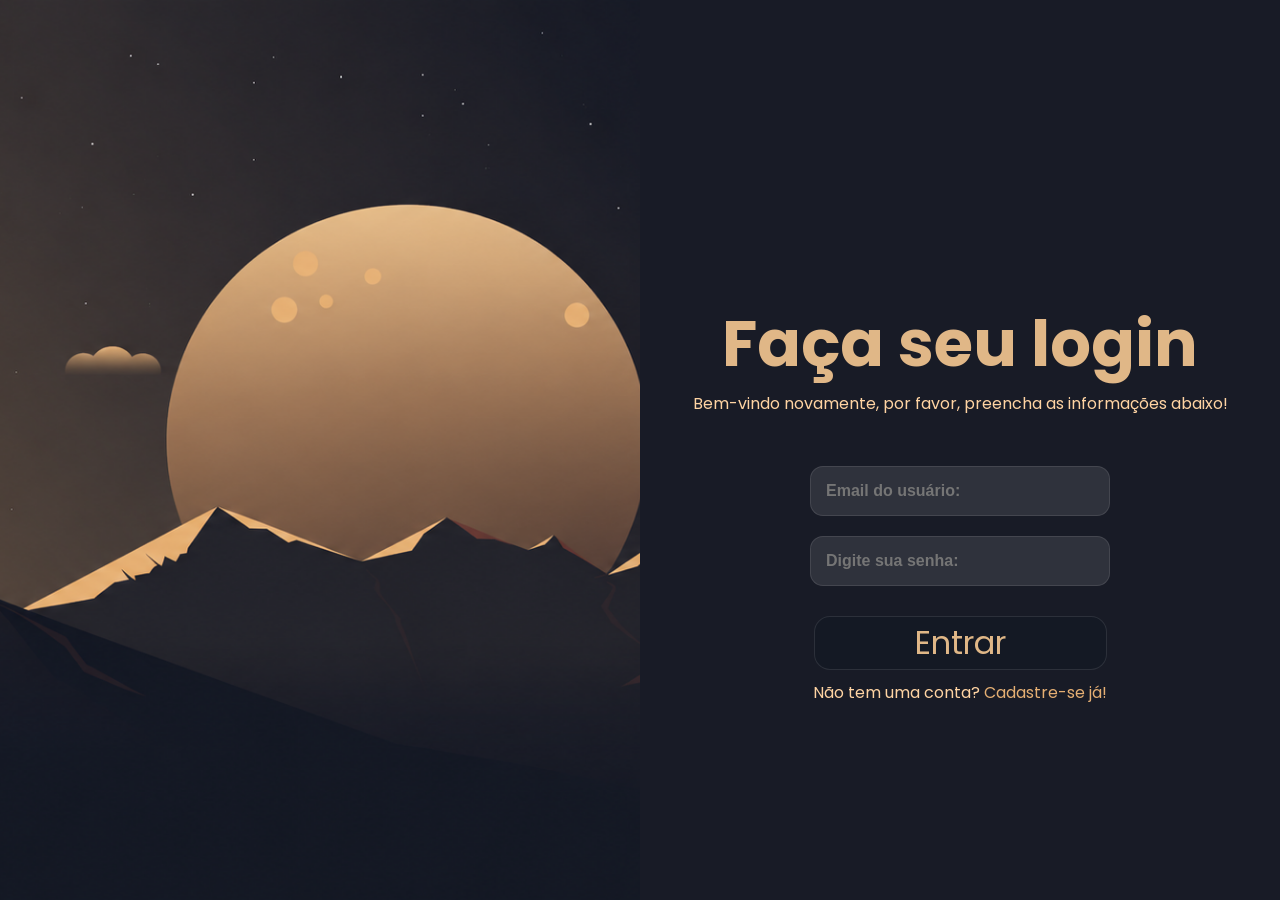
<file: index.html>
<!DOCTYPE html>
<html lang="pt-br">

<head>
    <meta charset="UTF-8">
    <link rel="stylesheet" href="style.css">
    <meta name="viewport" content="width=device-width, initial-scale=1.0">
    <title>Login</title>
</head>

<body>
    <main>
        <div class="imagem">
        </div>
        <div class="login">
            <h1>Faça seu login</h1>
            <p>Bem-vindo novamente, por favor, preencha as informações abaixo!</p>
            <div class="content">
                <div class="inputs">
                    <input type="email" placeholder="Email do usuário:" class="user" id="loginEmail">
                    <input type="password" placeholder="Digite sua senha:" class="psswrd" id="loginSenha">
                </div>

                <a href="#" class="entrar" id="loginButton">Entrar</a>
                <div class="cadastro">
                    <p>Não tem uma conta? <a href="cadastro.html" class="cadastrobtn">Cadastre-se já!</a></p>
                </div>
            </div>
        </div>

    </main>

    <script src="login.js"></script>
</body>

</html>
</file>
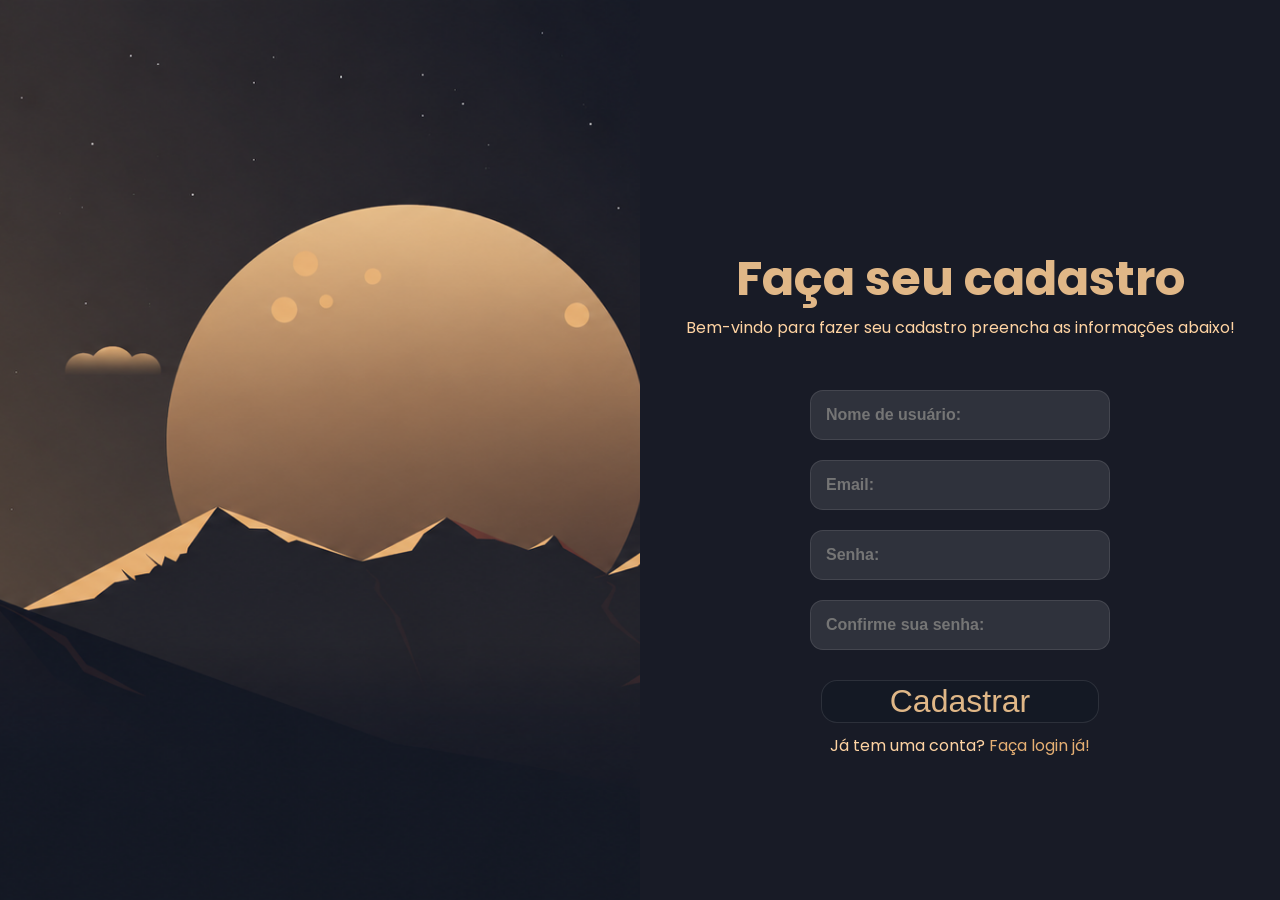
<file: cadastro.html>
<!DOCTYPE html>
<html lang="pt-br">

<head>
    <meta charset="UTF-8">
    <link rel="stylesheet" href="cadastro.css">
    <meta name="viewport" content="width=device-width, initial-scale=1.0">
    <title>Login</title>
</head>

<body>
    <main>
        <div class="imagem">
        </div>
        <div class="login">
            <h1>Faça seu cadastro</h1>
            <p>Bem-vindo para fazer seu cadastro preencha as informações abaixo!</p>
            <div class="content">
                <div class="inputs">
                    <input type="text" placeholder="Nome de usuário:" class="user" id="cadastroName">
                    <input type="email" placeholder="Email:" class="user" id="cadastroMail">
                    <input type="password" placeholder="Senha:" class="psswrd" id="cadastroSenha">
                    <input type="password" placeholder="Confirme sua senha:" class="psswrd" id="cadastroConfirm">
                </div>

                <button type="button" class="entrar" id="cadastroButton">Cadastrar</button>
                <div class="cadastro">
                    <p>Já tem uma conta? <a href="index.html" class="cadastrobtn">Faça login já!</a></p>
                </div>
            </div>
        </div>

    </main>

    <script src="cadastro.js"></script>
</body>

</html>
</file>
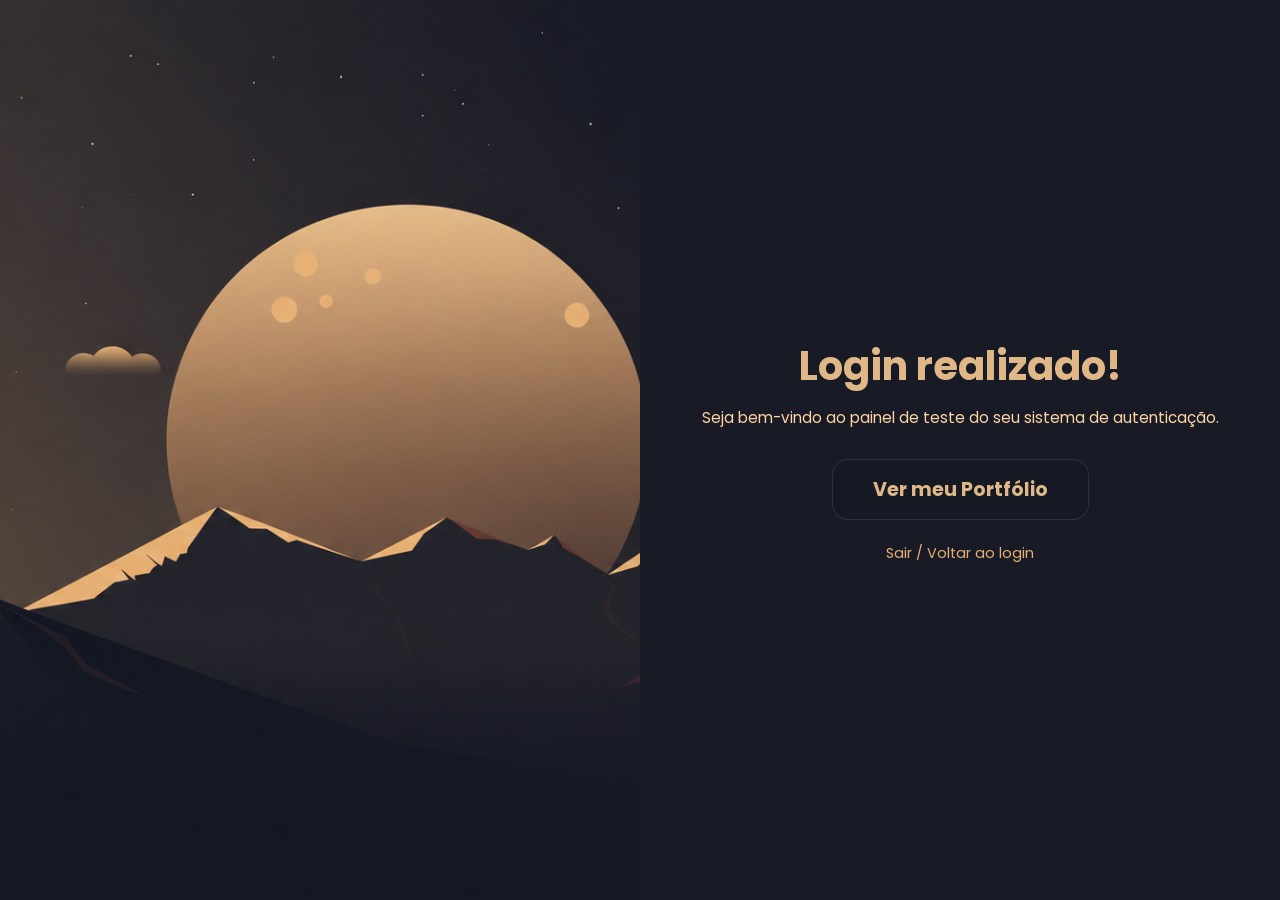
<file: pagina.html>
<!DOCTYPE html>
<html lang="pt-br">

<head>
    <meta charset="UTF-8">
    <meta name="viewport" content="width=device-width, initial-scale=1.0">
    <title>Painel - Portfólio</title>
    <style>
        @import url('https://fonts.googleapis.com/css2?family=Asap+Sharp:ital,wght@0,100..900;1,100..900&family=Changa+One:ital@0;1&family=Lexend:wght@100..900&family=Poppins:ital,wght@0,100;0,200;0,300;0,400;0,500;0,600;0,700;0,800;0,900;1,100;1,200;1,300;1,400;1,500;1,600;1,700;1,800;1,900&display=swap');

        * {
            margin: 0;
            padding: 0;
            box-sizing: border-box;
        }

        main {
            display: grid;
            grid-template-columns: 1fr 1fr;
            height: 100vh;
        }

        .imagem {
            height: 100vh;
            background-image: url(img/fundolegal.png);
            background-position: center;
            background-size: cover;
            background-repeat: no-repeat;
        }

        .login {
            font-family: "Poppins";
            text-align: center;
            display: flex;
            flex-direction: column;
            background-color: #181B26;
            justify-content: center;
            align-items: center;
            padding: 0 40px;
        }

        .login h1 {
            font-size: 2.5rem;
            color: #E0B787;
            margin-bottom: 10px;
        }

        .login p {
            color: #ffd4a3;
            margin-bottom: 30px;
            font-size: 0.95rem;
        }

        .entrar {
            text-decoration: none;
            color: #E0B787;
            font-size: 1.2rem;
            font-weight: bold;
            background-color: #141924;
            padding: 15px 40px;
            border: solid 1px rgba(255, 255, 255, 0.1);
            border-radius: 16px;
            display: inline-block;
            transition: transform 0.1s ease-in-out, background-color 0.2s;
            margin-bottom: 20px;
        }

        .entrar:hover {
            transform: scale(1.03);
            background-color: #1f2533;
        }

        a {
            text-decoration: none;
        }

        .cadastrobtn {
            color: #E5AF73;
            font-size: 0.9rem;
        }

        .cadastrobtn:hover {
            text-decoration: underline;
        }
    </style>
</head>

<body>
    <main>
        <div class="imagem"></div>
        <div class="login">
            <h1>Login realizado!</h1>
            <p>Seja bem-vindo ao painel de teste do seu sistema de autenticação.</p>
            
            <a href="https://nyx-portfolio-mu.vercel.app/" target="_blank" class="entrar">Ver meu Portfólio</a>
            
            <div>
                <a href="index.html" class="cadastrobtn">Sair / Voltar ao login</a>
            </div>
        </div>
    </main>
</body>

</html>
</file>
<file: style.css>
@import url('https://fonts.googleapis.com/css2?family=Asap+Sharp:ital,wght@0,100..900;1,100..900&family=Changa+One:ital@0;1&family=Lexend:wght@100..900&family=Poppins:ital,wght@0,100;0,200;0,300;0,400;0,500;0,600;0,700;0,800;0,900;1,100;1,200;1,300;1,400;1,500;1,600;1,700;1,800;1,900&display=swap');

* {
    margin: 0;
    padding: 0;
    box-sizing: border-box;
}

main {
    display: grid;
    grid-template-columns: 1fr 1fr;
}

.imagem {
    height: 100vh;
    background-image: url(img/fundolegal.png);
    background-position: center;
    background-size: cover;
    background-repeat: no-repeat;
}

.login {
    font-family: "Poppins";


    text-align: center;
    display: flex;

    flex-direction: column;

    background-color: #181B26;
    justify-content: center;

    h1 {
        margin-top: 100px;
        font-size: 4rem;
        color: #E0B787;
    }

    p {
        color: #ffd4a3;
    }

    .entrar {
        text-decoration: none;
        color: #E0B787;

        font-size: 2rem;

        background-color: #141924;
        padding: 2px 100px;
        border: solid 1px rgba(255, 255, 255, 0.1);
        border-radius: 16px;

        display: inline-block;

        transition: transform 0.1s ease-in-out;

        margin: 0 0 10px 0;
        
    }

}

a {
    text-decoration: none;
}

.inputs {
    display: flex;
    flex-direction: column;

    align-items: flex-start;

    margin: 50px auto 30px auto;

    gap: 20px;

    width: 100%;
    max-width: 300px;

    input {
        display: flex;

        padding: 15px;
        font-size: 1rem;

        color: white;
        font-weight: bold;

        border: solid 1px rgba(255, 255, 255, 0.1);
        border-radius: 13px;

        background: rgba(255, 255, 255, 0.1);

        width: 100%;

    }
}

.cadastrobtn {
    color: #E5AF73;
}

.cadastrobtn:hover {
    text-decoration: underline;
}
</file>
<file: cadastro.css>
@import url('https://fonts.googleapis.com/css2?family=Asap+Sharp:ital,wght@0,100..900;1,100..900&family=Changa+One:ital@0;1&family=Lexend:wght@100..900&family=Poppins:ital,wght@0,100;0,200;0,300;0,400;0,500;0,600;0,700;0,800;0,900;1,100;1,200;1,300;1,400;1,500;1,600;1,700;1,800;1,900&display=swap');

* {
    margin: 0;
    padding: 0;
    box-sizing: border-box;
}

main {
    display: grid;
    grid-template-columns: 1fr 1fr;
}

.imagem {
    height: 100vh;
    background-image: url(img/fundolegal.png);
    background-position: center;
    background-size: cover;
    background-repeat: no-repeat;
}

.login {
    font-family: "Poppins";


    text-align: center;
    display: flex;

    flex-direction: column;

    background-color: #181B26;
    justify-content: center;

    h1 {
        margin-top: 100px;
        font-size: 3rem;
        color: #E0B787;
    }

    p {
        color: #ffd4a3;
    }

    .entrar {
        text-decoration: none;
        color: #E0B787;

        font-size: 2rem;

        background-color: #141924;
        padding: 2px 68px;
        border: solid 1px rgba(255, 255, 255, 0.1);
        border-radius: 16px;

        display: inline-block;

        transition: transform 0.1s ease-in-out;

        margin: 0 0 10px 0;
        
    }

    .entrar:hover {
        cursor: pointer;
        transform: scale(1.1);
    }

}

a {
    text-decoration: none;
}

.inputs {
    display: flex;
    flex-direction: column;

    align-items: flex-start;

    margin: 50px auto 30px auto;

    gap: 20px;

    width: 100%;
    max-width: 300px;

    input {
        display: flex;

        padding: 15px;
        font-size: 1rem;

        color: white;
        font-weight: bold;

        border: solid 1px rgba(255, 255, 255, 0.1);
        border-radius: 13px;

        background: rgba(255, 255, 255, 0.1);

        width: 100%;

    }
}

.cadastrobtn {
    color: #E5AF73;
}

.cadastrobtn:hover {
    text-decoration: underline;
}
</file>
